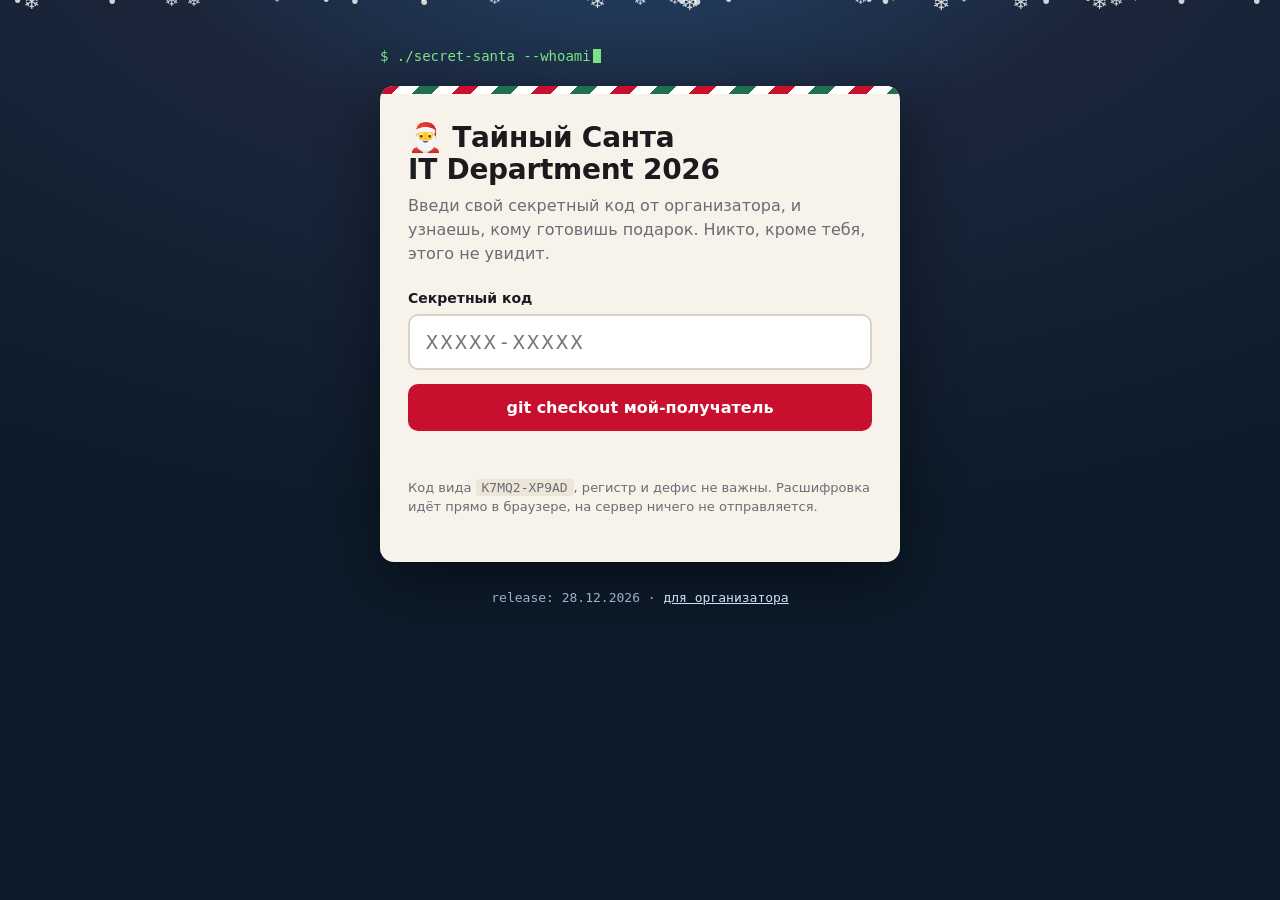
<file: index.html>
<!doctype html>
<html lang="ru">
<head>
  <meta charset="utf-8">
  <meta name="viewport" content="width=device-width, initial-scale=1">
  <title>Тайный Санта · IT 2026</title>
  <link rel="icon" href="data:image/svg+xml,<svg xmlns='http://www.w3.org/2000/svg' viewBox='0 0 100 100'><text y='.9em' font-size='90'>🎅</text></svg>">
  <link rel="stylesheet" href="style.css">
</head>
<body>
  <div class="snow" aria-hidden="true"></div>

  <main>
    <p class="terminal-line"><span id="typed"></span><span class="cursor"></span></p>

    <div class="card">
      <section id="form-view">
        <h1>🎅 Тайный Санта<br>IT Department 2026</h1>
        <p class="sub">Введи свой секретный код от организатора, и узнаешь, кому готовишь подарок. Никто, кроме тебя, этого не увидит.</p>

        <form id="form" autocomplete="off">
          <label for="code">Секретный код</label>
          <input id="code" type="text" placeholder="XXXXX-XXXXX" maxlength="16" spellcheck="false" required>
          <button class="btn-primary" type="submit" id="go">git checkout мой-получатель</button>
          <p class="error" id="error" role="alert"></p>
        </form>

        <p class="hint">Код вида <code>K7MQ2-XP9AD</code>, регистр и дефис не важны. Расшифровка идёт прямо в браузере, на сервер ничего не отправляется.</p>
      </section>

      <section id="reveal" class="reveal" aria-live="polite">
        <div class="gift">🎁</div>
        <p class="hello" id="hello"></p>
        <p class="hello">Ты — Тайный Санта для:</p>
        <p class="target" id="target"></p>
        <div class="nda">
          $ cat RULES.md<br>
          &gt; NDA до 28.12 · бюджет 1000–2000 ₽<br>
          &gt; не забудь открытку с анонимной подписью
        </div>
        <p class="hint">
          Загляни в <a id="wishlist" href="#" target="_blank" rel="noopener">wishlist</a>, чтобы не гадать на кофейной гуще.
        </p>
        <div class="row">
          <button class="btn-ghost" id="hide" type="button">Скрыть экран 🙈</button>
        </div>
      </section>
    </div>
  </main>

  <footer>release: 28.12.2026 · <a href="organizer.html">для организатора</a></footer>

  <script src="santa.js"></script>
  <script>
    // Ссылка на вишлист: подставь свой адрес, если репозиторий другой
    const WISHLIST_URL = "wishlist.md";

    // ——— снег ———
    const snow = document.querySelector(".snow");
    for (let i = 0; i < 40; i++) {
      const s = document.createElement("span");
      s.textContent = Math.random() < .5 ? "❄" : "•";
      s.style.left = Math.random() * 100 + "vw";
      s.style.fontSize = (8 + Math.random() * 14) + "px";
      s.style.animationDuration = (8 + Math.random() * 12) + "s";
      s.style.animationDelay = (-Math.random() * 20) + "s";
      snow.appendChild(s);
    }

    // ——— печатающаяся строка терминала ———
    function typeLine(text) {
      const el = document.getElementById("typed");
      el.textContent = "";
      let i = 0;
      clearInterval(typeLine.t);
      typeLine.t = setInterval(() => {
        el.textContent = text.slice(0, ++i);
        if (i >= text.length) clearInterval(typeLine.t);
      }, 35);
    }
    typeLine("$ ./secret-santa --whoami");

    // ——— логика ———
    const form = document.getElementById("form");
    const input = document.getElementById("code");
    const btn = document.getElementById("go");
    const err = document.getElementById("error");
    document.getElementById("wishlist").href = WISHLIST_URL;

    let drawData = null;
    async function loadDraw() {
      if (drawData) return drawData;
      const res = await fetch("draw.json", { cache: "no-store" });
      if (!res.ok) throw new Error("no-draw");
      drawData = await res.json();
      return drawData;
    }

    form.addEventListener("submit", async (e) => {
      e.preventDefault();
      err.textContent = "";
      btn.disabled = true;
      btn.textContent = "Расшифровываю…";
      try {
        const data = await loadDraw();
        if (!data.entries || !data.entries.length) {
          err.textContent = "Жеребьёвка ещё не проведена. Жди сигнала от организатора.";
          return;
        }
        const result = await SANTA.openEntry(input.value, data);
        if (!result) {
          err.textContent = "Код не подошёл: 404 Santa Not Found. Проверь, что ввёл его без ошибок.";
          typeLine("$ ./secret-santa --whoami  # access denied");
          return;
        }
        document.getElementById("hello").textContent = "Привет, " + result.giver + "!";
        document.getElementById("target").textContent = result.receiver;
        document.getElementById("form-view").classList.add("hidden");
        document.getElementById("reveal").classList.add("show");
        typeLine("$ git push origin gift  # 200 OK");
      } catch (e2) {
        err.textContent = location.protocol === "file:"
          ? "Открой страницу через github.io (или локальный сервер): из файла браузер не даёт прочитать draw.json."
          : "Не удалось загрузить draw.json. Проверь, что файл лежит рядом с index.html.";
      } finally {
        btn.disabled = false;
        btn.textContent = "git checkout мой-получатель";
      }
    });

    document.getElementById("hide").addEventListener("click", () => {
      document.getElementById("reveal").classList.remove("show");
      document.getElementById("form-view").classList.remove("hidden");
      input.value = "";
      typeLine("$ clear");
    });
  </script>
</body>
</html>
</file>
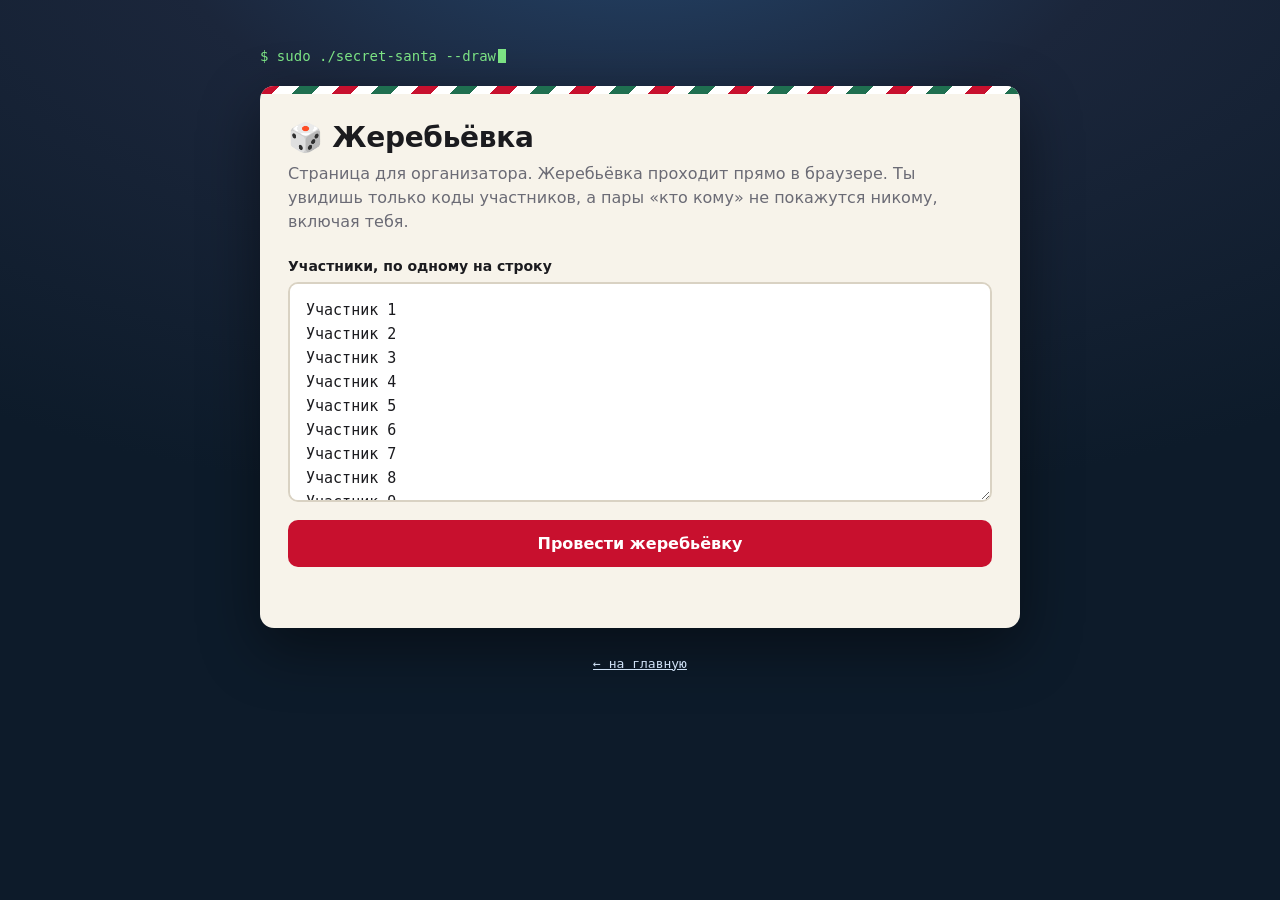
<file: organizer.html>
<!doctype html>
<html lang="ru">
<head>
  <meta charset="utf-8">
  <meta name="viewport" content="width=device-width, initial-scale=1">
  <title>Жеребьёвка · Организатор</title>
  <meta name="robots" content="noindex">
  <link rel="icon" href="data:image/svg+xml,<svg xmlns='http://www.w3.org/2000/svg' viewBox='0 0 100 100'><text y='.9em' font-size='90'>🎲</text></svg>">
  <link rel="stylesheet" href="style.css">
</head>
<body>
  <main class="wide">
    <p class="terminal-line">$ sudo ./secret-santa --draw<span class="cursor"></span></p>

    <div class="card">
      <h1>🎲 Жеребьёвка</h1>
      <p class="sub">Страница для организатора. Жеребьёвка проходит прямо в браузере. Ты увидишь только коды участников, а пары «кто кому» не покажутся никому, включая тебя.</p>

      <section id="setup">
        <label for="names">Участники, по одному на строку</label>
        <textarea id="names" spellcheck="false">Участник 1
Участник 2
Участник 3
Участник 4
Участник 5
Участник 6
Участник 7
Участник 8
Участник 9</textarea>
        <button class="btn-primary" id="run" type="button">Провести жеребьёвку</button>
        <p class="error" id="error" role="alert"></p>
      </section>

      <section id="result" class="hidden">
        <div class="warn">
          <b>Не вводи чужие коды</b>, иначе сам станешь тем, кто знает пары. Раздай каждому его код лично. Если перезапустить жеребьёвку, старые коды перестанут работать.
        </div>

        <table>
          <thead><tr><th>Участник</th><th>Код</th><th></th></tr></thead>
          <tbody id="codes"></tbody>
        </table>

        <div class="row">
          <button class="btn-primary" id="download" type="button">Скачать draw.json</button>
          <button class="btn-ghost" id="copyAll" type="button">Скопировать все коды</button>
        </div>

        <p class="hint" style="margin-top:22px"><b>Что дальше:</b></p>
        <ol class="steps hint">
          <li>Скачай <code>draw.json</code> и замени им файл в репозитории (рядом с <code>index.html</code>).</li>
          <li>Закоммить и запушь. Через минуту-две GitHub Pages обновится.</li>
          <li>Раздай коды: каждому только его строку.</li>
          <li>Участник открывает главную страницу, вводит код и видит своего получателя.</li>
        </ol>

        <div class="row">
          <button class="btn-ghost" id="again" type="button">Начать заново</button>
        </div>
      </section>
    </div>
  </main>

  <footer><a href="index.html">← на главную</a></footer>

  <script src="santa.js"></script>
  <script>
    const $ = (id) => document.getElementById(id);
    let lastFile = null;
    let lastCodes = [];

    $("run").addEventListener("click", async () => {
      $("error").textContent = "";
      const names = $("names").value.split("\n").map(s => s.trim()).filter(Boolean);
      const dupes = names.filter((n, i) => names.indexOf(n) !== i);
      if (names.length < 3) { $("error").textContent = "Нужно хотя бы 3 участника, иначе все сразу догадаются."; return; }
      if (dupes.length) { $("error").textContent = "Повторяются имена: " + [...new Set(dupes)].join(", "); return; }

      $("run").disabled = true;
      $("run").textContent = "Перемешиваю и шифрую…";
      try {
        const { codes, file } = await SANTA.buildDraw(names, "Secret Santa IT Department 2026");
        lastFile = file;
        lastCodes = codes;
        const tbody = $("codes");
        tbody.innerHTML = "";
        for (const c of codes) {
          const tr = document.createElement("tr");
          const tdName = document.createElement("td"); tdName.textContent = c.name;
          const tdCode = document.createElement("td"); tdCode.className = "code"; tdCode.textContent = c.code;
          const tdBtn = document.createElement("td");
          const b = document.createElement("button");
          b.className = "btn-ghost copy"; b.type = "button"; b.textContent = "Копировать";
          b.onclick = () => copy(c.name + ": " + c.code, b);
          tdBtn.appendChild(b);
          tr.append(tdName, tdCode, tdBtn);
          tbody.appendChild(tr);
        }
        $("setup").classList.add("hidden");
        $("result").classList.remove("hidden");
      } catch (e) {
        $("error").textContent = "Ошибка: " + e.message;
      } finally {
        $("run").disabled = false;
        $("run").textContent = "Провести жеребьёвку";
      }
    });

    async function copy(text, btn) {
      try {
        await navigator.clipboard.writeText(text);
        const old = btn.textContent; btn.textContent = "Скопировано ✓";
        setTimeout(() => btn.textContent = old, 1400);
      } catch { prompt("Скопируй вручную:", text); }
    }

    $("copyAll").addEventListener("click", (e) =>
      copy(lastCodes.map(c => c.name + ": " + c.code).join("\n"), e.currentTarget));

    $("download").addEventListener("click", () => {
      const blob = new Blob([JSON.stringify(lastFile, null, 2)], { type: "application/json" });
      const a = document.createElement("a");
      a.href = URL.createObjectURL(blob);
      a.download = "draw.json";
      a.click();
      URL.revokeObjectURL(a.href);
    });

    $("again").addEventListener("click", () => {
      if (!confirm("Новая жеребьёвка сделает все выданные коды недействительными. Продолжить?")) return;
      $("result").classList.add("hidden");
      $("setup").classList.remove("hidden");
    });
  </script>
</body>
</html>
</file>
<file: style.css>
:root {
  --bg: #0d1b2a;
  --bg-2: #1b263b;
  --card: #f7f3ea;
  --ink: #1b1b1f;
  --muted: #6b6b75;
  --red: #c8102e;
  --red-dark: #8f0b20;
  --green: #1f6f50;
  --gold: #e8b64c;
  --term: #7ee787;
  --radius: 14px;
  --mono: "JetBrains Mono", ui-monospace, "SFMono-Regular", Menlo, Consolas, monospace;
  --sans: "Inter", system-ui, -apple-system, "Segoe UI", Roboto, sans-serif;
}

* { box-sizing: border-box; }

html { background: var(--bg); }
html, body { margin: 0; min-height: 100%; }

body {
  font-family: var(--sans);
  color: var(--ink);
  min-height: 100vh;
  background: radial-gradient(1200px 600px at 50% -10%, #24456b 0%, var(--bg-2) 40%, var(--bg) 100%) no-repeat, var(--bg);
  display: flex;
  flex-direction: column;
  align-items: center;
  padding: 48px 16px 32px;
  overflow-x: hidden;
}

/* ——— снег ——— */
.snow { position: fixed; inset: 0; pointer-events: none; z-index: 0; }
.snow span {
  position: absolute; top: -10px; color: #fff; opacity: .8;
  animation: fall linear infinite;
  user-select: none;
}
@keyframes fall {
  to { transform: translateY(110vh) rotate(360deg); }
}
@media (prefers-reduced-motion: reduce) {
  .snow { display: none; }
}

/* ——— каркас ——— */
main {
  position: relative; z-index: 1;
  width: 100%; max-width: 520px;
}
main.wide { max-width: 760px; }

.terminal-line {
  font-family: var(--mono);
  color: var(--term);
  font-size: 14px;
  margin: 0 0 18px;
  min-height: 1.4em;
}
.terminal-line .cursor {
  display: inline-block; width: .6em; height: 1em; background: var(--term);
  vertical-align: -2px; margin-left: 2px;
  animation: blink 1s steps(1) infinite;
}
@keyframes blink { 50% { opacity: 0; } }

.card {
  background: var(--card);
  border-radius: var(--radius);
  padding: 32px 28px;
  box-shadow: 0 20px 60px rgba(0,0,0,.45);
  position: relative;
  overflow: hidden;
}
.card::before {
  /* лента подарка */
  content: ""; position: absolute; top: 0; left: 0; right: 0; height: 8px;
  background: repeating-linear-gradient(135deg, var(--red) 0 14px, #fff 14px 28px, var(--green) 28px 42px, #fff 42px 56px);
}

h1 {
  font-size: 28px; line-height: 1.15; margin: 4px 0 8px;
  letter-spacing: -.01em;
}
.sub { color: var(--muted); margin: 0 0 24px; line-height: 1.5; }

label { display: block; font-weight: 600; margin-bottom: 8px; font-size: 14px; }

input[type="text"], textarea {
  width: 100%;
  font-family: var(--mono);
  font-size: 20px;
  letter-spacing: .12em;
  text-transform: uppercase;
  padding: 14px 16px;
  border: 2px solid #d9d2c3;
  border-radius: 10px;
  background: #fff;
  color: var(--ink);
  outline: none;
  transition: border-color .15s;
}
textarea {
  font-size: 15px; letter-spacing: 0; text-transform: none;
  min-height: 220px; resize: vertical; line-height: 1.6;
}
input:focus, textarea:focus { border-color: var(--red); }

button {
  font: 600 16px var(--sans);
  border: 0; border-radius: 10px;
  padding: 14px 20px;
  cursor: pointer;
  transition: transform .08s, background .15s, opacity .15s;
}
button:active { transform: translateY(1px); }
button:disabled { opacity: .55; cursor: progress; }

.btn-primary { background: var(--red); color: #fff; width: 100%; margin-top: 14px; }
.btn-primary:hover:not(:disabled) { background: var(--red-dark); }
.btn-ghost { background: transparent; color: var(--ink); border: 2px solid #d9d2c3; }
.btn-ghost:hover { border-color: var(--ink); }

.row { display: flex; gap: 10px; flex-wrap: wrap; margin-top: 14px; }
.row button { flex: 1 1 180px; margin-top: 0; }

.error {
  color: var(--red); font-size: 14px; margin: 12px 0 0; min-height: 1.2em;
}

.hint { font-size: 13px; color: var(--muted); margin-top: 18px; line-height: 1.5; }
.hint code { font-family: var(--mono); background: #ece6d8; padding: 1px 6px; border-radius: 4px; }

/* ——— результат ——— */
.reveal { text-align: center; display: none; }
.reveal.show { display: block; animation: pop .5s cubic-bezier(.2,1.4,.4,1); }
@keyframes pop { from { transform: scale(.85); opacity: 0; } to { transform: none; opacity: 1; } }

.reveal .gift { font-size: 64px; line-height: 1; margin-bottom: 8px; }
.reveal .hello { color: var(--muted); margin: 0 0 6px; }
.reveal .target {
  font-size: 34px; font-weight: 800; margin: 6px 0 18px;
  color: var(--red);
  word-break: break-word;
}
.reveal .nda {
  font-family: var(--mono); font-size: 13px;
  background: var(--ink); color: var(--term);
  padding: 10px 12px; border-radius: 8px; text-align: left;
}
.reveal a { color: var(--green); font-weight: 600; }

/* ——— организатор ——— */
table { width: 100%; border-collapse: collapse; margin-top: 18px; font-size: 15px; }
th, td { text-align: left; padding: 10px 8px; border-bottom: 1px solid #e3dccd; }
th { font-size: 12px; text-transform: uppercase; letter-spacing: .08em; color: var(--muted); }
td.code { font-family: var(--mono); font-weight: 700; letter-spacing: .08em; white-space: nowrap; }
td .copy { padding: 4px 10px; font-size: 13px; }

.warn {
  background: #fff4d6; border-left: 4px solid var(--gold);
  padding: 12px 14px; border-radius: 6px; font-size: 14px; line-height: 1.5;
  margin-top: 18px;
}

.steps { margin: 0; padding-left: 20px; line-height: 1.7; color: var(--ink); }

footer {
  position: relative; z-index: 1;
  margin-top: 28px; color: #9fb0c6; font-size: 13px; text-align: center;
  font-family: var(--mono);
}
footer a { color: #cfe0f5; }

.hidden { display: none !important; }

@media (max-width: 480px) {
  body { padding-top: 28px; }
  .card { padding: 26px 18px; }
  h1 { font-size: 24px; }
  .reveal .target { font-size: 28px; }
  input[type="text"] { font-size: 17px; }
}
</file>
